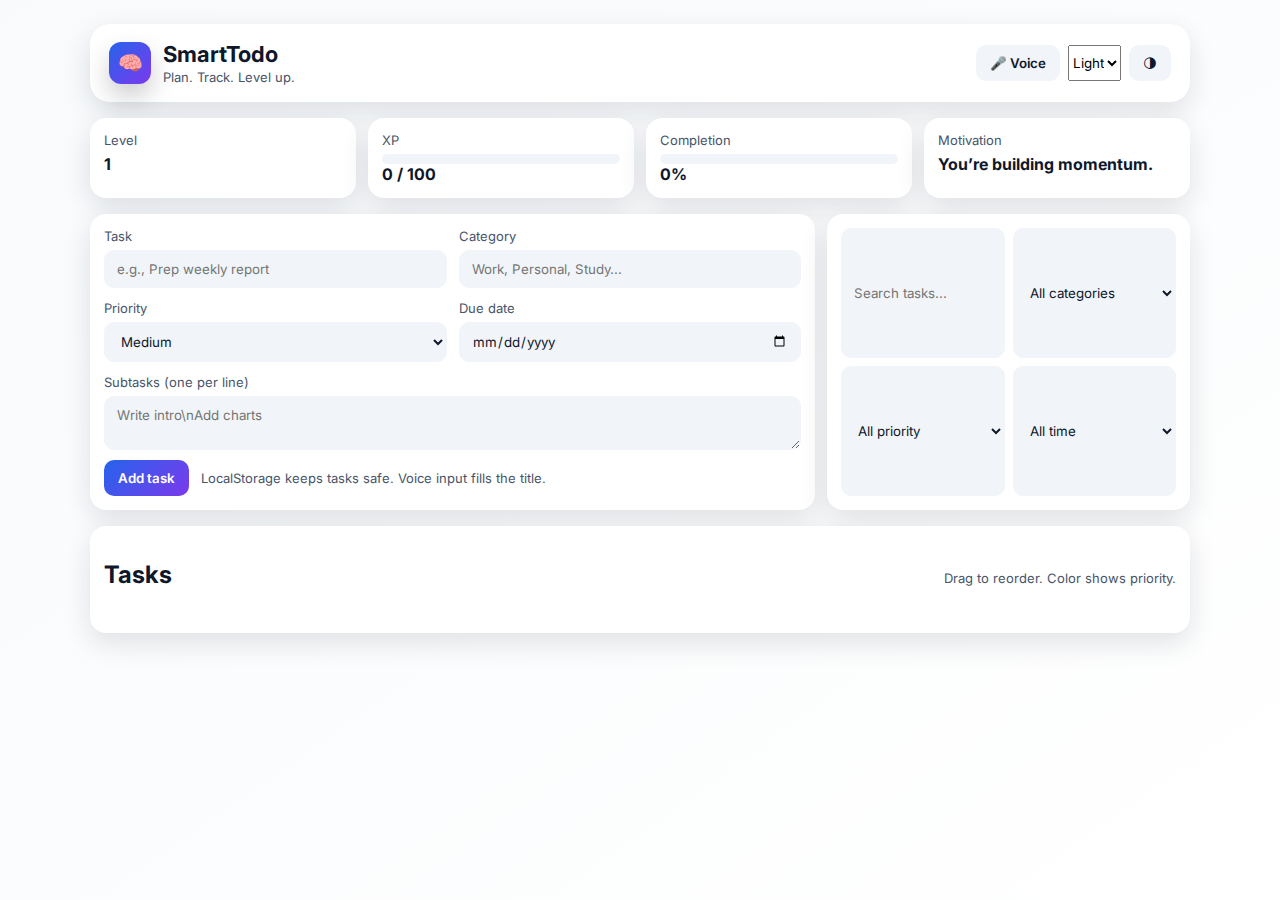
<file: index.html>
<!DOCTYPE html>
<html lang="en">
<head>
  <meta charset="UTF-8" />
  <meta name="viewport" content="width=device-width, initial-scale=1.0" />
  <title>SmartTodo</title>
  <link rel="preconnect" href="https://fonts.googleapis.com">
  <link rel="preconnect" href="https://fonts.gstatic.com" crossorigin>
  <link href="https://fonts.googleapis.com/css2?family=Inter:wght@400;600;700&display=swap" rel="stylesheet">
  <link rel="stylesheet" href="./style.css" />
</head>
<body data-theme="light">
  <div class="app-shell">
    <header class="topbar">
      <div class="brand">
        <div class="logo">🧠</div>
        <div>
          <h1>SmartTodo</h1>
          <p>Plan. Track. Level up.</p>
        </div>
      </div>
      <div class="top-actions">
        <button id="voiceBtn" class="ghost" title="Voice input">🎤 Voice</button>
        <select id="themeSelect" title="Unlockable themes"></select>
        <button id="themeToggle" class="ghost" title="Toggle light/dark">🌗</button>
      </div>
    </header>

    <section class="stats">
      <div class="stat">
        <p class="label">Level</p>
        <p class="value"><span id="levelValue">1</span></p>
      </div>
      <div class="stat">
        <p class="label">XP</p>
        <div class="progress">
          <div id="xpBar" class="bar"></div>
        </div>
        <p class="value" id="xpText">0 / 100</p>
      </div>
      <div class="stat">
        <p class="label">Completion</p>
        <div class="progress">
          <div id="completionBar" class="bar"></div>
        </div>
        <p class="value" id="completionText">0%</p>
      </div>
      <div class="stat">
        <p class="label">Motivation</p>
        <p id="motivation" class="value">Ready to focus.</p>
      </div>
    </section>

    <section class="controls">
      <form id="taskForm" class="card">
        <div class="form-grid">
          <label>
            <span>Task</span>
            <input id="titleInput" required placeholder="e.g., Prep weekly report" />
          </label>
          <label>
            <span>Category</span>
            <input id="categoryInput" placeholder="Work, Personal, Study..." />
          </label>
          <label>
            <span>Priority</span>
            <select id="priorityInput">
              <option value="high">High</option>
              <option value="medium" selected>Medium</option>
              <option value="low">Low</option>
            </select>
          </label>
          <label>
            <span>Due date</span>
            <input type="date" id="dueInput" />
          </label>
          <label class="wide">
            <span>Subtasks (one per line)</span>
            <textarea id="subtaskInput" rows="2" placeholder="Write intro\nAdd charts"></textarea>
          </label>
        </div>
        <div class="form-actions">
          <button type="submit" class="primary">Add task</button>
          <p class="hint">LocalStorage keeps tasks safe. Voice input fills the title.</p>
        </div>
      </form>

      <div class="card filters">
        <input id="searchInput" placeholder="Search tasks..." />
        <select id="categoryFilter">
          <option value="all">All categories</option>
        </select>
        <select id="priorityFilter">
          <option value="all">All priority</option>
          <option value="high">High</option>
          <option value="medium">Medium</option>
          <option value="low">Low</option>
        </select>
        <select id="viewFilter" title="Time scope">
          <option value="all">All time</option>
          <option value="today">Today</option>
          <option value="week">This week</option>
          <option value="month">This month</option>
          <option value="overdue">Overdue</option>
        </select>
      </div>
    </section>

    <section class="tasks card">
      <div class="section-head">
        <h2>Tasks</h2>
        <p class="hint">Drag to reorder. Color shows priority.</p>
      </div>
      <div id="taskList" class="task-list"></div>
    </section>
  </div>

  <div id="toast" class="toast hidden"></div>

  <script src="./app.js"></script>
</body>
</html>
</file>
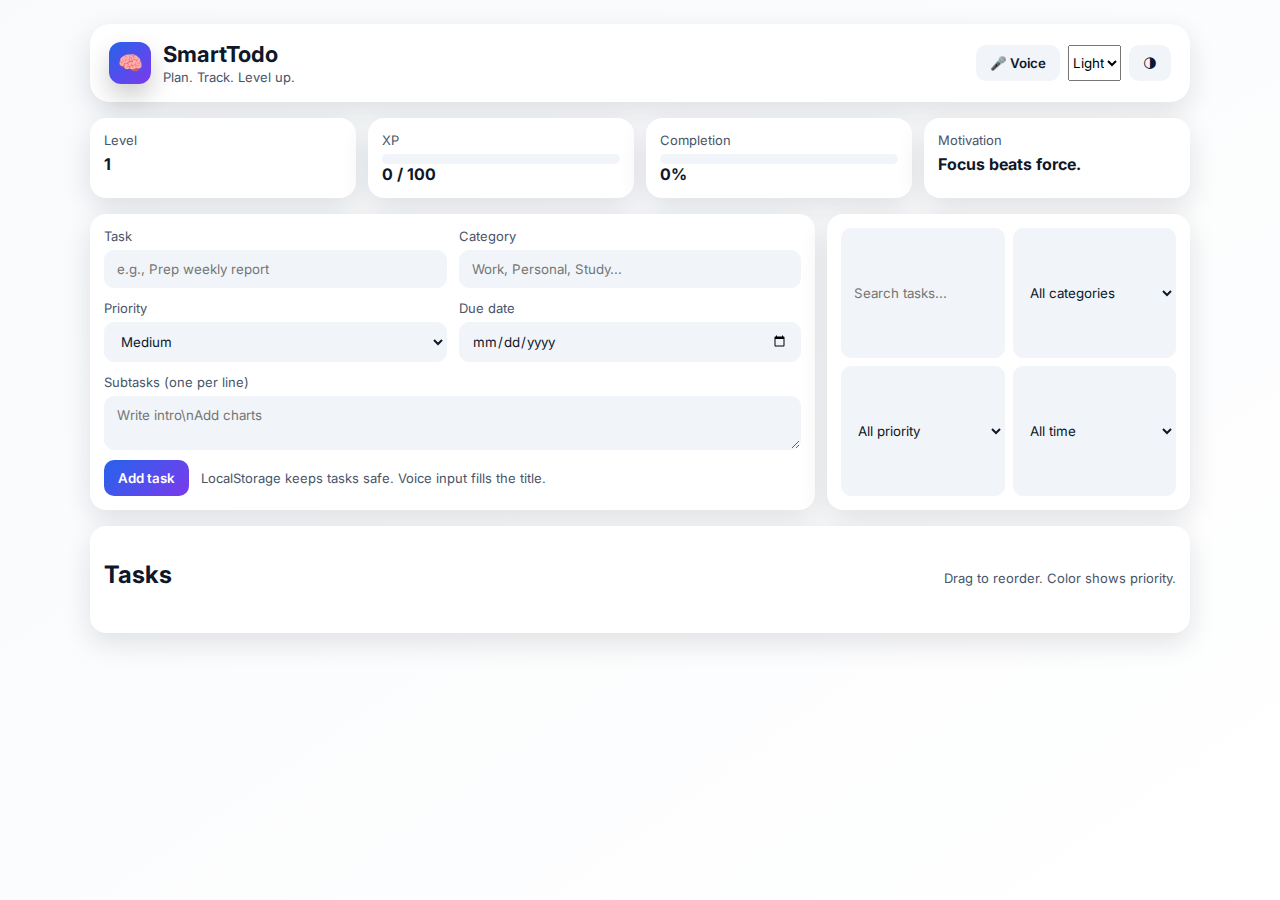
<file: src/index.html>
<!DOCTYPE html>
<html lang="en">
<head>
  <meta charset="UTF-8" />
  <meta name="viewport" content="width=device-width, initial-scale=1.0" />
  <title>SmartTodo</title>
  <link rel="preconnect" href="https://fonts.googleapis.com">
  <link rel="preconnect" href="https://fonts.gstatic.com" crossorigin>
  <link href="https://fonts.googleapis.com/css2?family=Inter:wght@400;600;700&display=swap" rel="stylesheet">
  <link rel="stylesheet" href="./style.css" />
</head>
<body data-theme="light">
  <div class="app-shell">
    <header class="topbar">
      <div class="brand">
        <div class="logo">🧠</div>
        <div>
          <h1>SmartTodo</h1>
          <p>Plan. Track. Level up.</p>
        </div>
      </div>
      <div class="top-actions">
        <button id="voiceBtn" class="ghost" title="Voice input">🎤 Voice</button>
        <select id="themeSelect" title="Unlockable themes"></select>
        <button id="themeToggle" class="ghost" title="Toggle light/dark">🌗</button>
      </div>
    </header>

    <section class="stats">
      <div class="stat">
        <p class="label">Level</p>
        <p class="value"><span id="levelValue">1</span></p>
      </div>
      <div class="stat">
        <p class="label">XP</p>
        <div class="progress">
          <div id="xpBar" class="bar"></div>
        </div>
        <p class="value" id="xpText">0 / 100</p>
      </div>
      <div class="stat">
        <p class="label">Completion</p>
        <div class="progress">
          <div id="completionBar" class="bar"></div>
        </div>
        <p class="value" id="completionText">0%</p>
      </div>
      <div class="stat">
        <p class="label">Motivation</p>
        <p id="motivation" class="value">Ready to focus.</p>
      </div>
    </section>

    <section class="controls">
      <form id="taskForm" class="card">
        <div class="form-grid">
          <label>
            <span>Task</span>
            <input id="titleInput" required placeholder="e.g., Prep weekly report" />
          </label>
          <label>
            <span>Category</span>
            <input id="categoryInput" placeholder="Work, Personal, Study..." />
          </label>
          <label>
            <span>Priority</span>
            <select id="priorityInput">
              <option value="high">High</option>
              <option value="medium" selected>Medium</option>
              <option value="low">Low</option>
            </select>
          </label>
          <label>
            <span>Due date</span>
            <input type="date" id="dueInput" />
          </label>
          <label class="wide">
            <span>Subtasks (one per line)</span>
            <textarea id="subtaskInput" rows="2" placeholder="Write intro\nAdd charts"></textarea>
          </label>
        </div>
        <div class="form-actions">
          <button type="submit" class="primary">Add task</button>
          <p class="hint">LocalStorage keeps tasks safe. Voice input fills the title.</p>
        </div>
      </form>

      <div class="card filters">
        <input id="searchInput" placeholder="Search tasks..." />
        <select id="categoryFilter">
          <option value="all">All categories</option>
        </select>
        <select id="priorityFilter">
          <option value="all">All priority</option>
          <option value="high">High</option>
          <option value="medium">Medium</option>
          <option value="low">Low</option>
        </select>
        <select id="viewFilter" title="Time scope">
          <option value="all">All time</option>
          <option value="today">Today</option>
          <option value="week">This week</option>
          <option value="month">This month</option>
          <option value="overdue">Overdue</option>
        </select>
      </div>
    </section>

    <section class="tasks card">
      <div class="section-head">
        <h2>Tasks</h2>
        <p class="hint">Drag to reorder. Color shows priority.</p>
      </div>
      <div id="taskList" class="task-list"></div>
    </section>
  </div>

  <div id="toast" class="toast hidden"></div>

  <script src="./app.js"></script>
</body>
</html>
</file>
<file: style.css>
:root {
  --bg: #0f172a;
  --surface: #111827;
  --surface-2: #1f2937;
  --text: #e5e7eb;
  --muted: #9ca3af;
  --accent: #38bdf8;
  --accent-2: #a78bfa;
  --success: #22c55e;
  --danger: #ef4444;
  --warning: #f59e0b;
  --card-shadow: 0 15px 40px rgba(0, 0, 0, 0.2);
}

[data-theme="light"] {
  --bg: #f8fafc;
  --surface: #ffffff;
  --surface-2: #f1f5f9;
  --text: #0f172a;
  --muted: #475569;
  --accent: #2563eb;
  --accent-2: #7c3aed;
  --card-shadow: 0 10px 28px rgba(15, 23, 42, 0.12);
}

[data-theme="sunset"] {
  --bg: #0f1221;
  --surface: #17182c;
  --surface-2: #1f2036;
  --text: #f8fafc;
  --muted: #cbd5e1;
  --accent: #f97316;
  --accent-2: #f43f5e;
  --card-shadow: 0 14px 34px rgba(244, 63, 94, 0.16);
}

*,
*::before,
*::after {
  box-sizing: border-box;
}

body {
  margin: 0;
  background: linear-gradient(145deg, var(--bg), var(--surface));
  color: var(--text);
  font-family: 'Inter', system-ui, -apple-system, sans-serif;
  min-height: 100vh;
  padding: 24px;
}

.app-shell {
  max-width: 1100px;
  margin: 0 auto 48px;
  display: flex;
  flex-direction: column;
  gap: 16px;
}

.topbar {
  background: var(--surface);
  border: 1px solid rgba(255, 255, 255, 0.05);
  border-radius: 20px;
  padding: 16px 18px;
  box-shadow: var(--card-shadow);
  display: flex;
  align-items: center;
  justify-content: space-between;
  gap: 16px;
}

.brand {
  display: flex;
  align-items: center;
  gap: 12px;
}

.logo {
  width: 42px;
  height: 42px;
  border-radius: 12px;
  background: linear-gradient(135deg, var(--accent), var(--accent-2));
  display: grid;
  place-items: center;
  font-size: 20px;
  box-shadow: 0 12px 26px rgba(0, 0, 0, 0.2);
}

.brand h1 {
  margin: 0;
  font-size: 22px;
}

.brand p {
  margin: 2px 0 0;
  color: var(--muted);
  font-size: 13px;
}

.top-actions {
  display: flex;
  gap: 8px;
}

button,
select,
input,
textarea {
  font-family: inherit;
}

button {
  border: none;
  padding: 10px 14px;
  border-radius: 10px;
  background: var(--accent);
  color: #fff;
  font-weight: 600;
  cursor: pointer;
  transition: transform 120ms ease, box-shadow 120ms ease;
}

button:hover {
  transform: translateY(-1px);
  box-shadow: 0 6px 14px rgba(0, 0, 0, 0.2);
}

button.ghost {
  background: var(--surface-2);
  color: var(--text);
}

button.primary {
  background: linear-gradient(135deg, var(--accent), var(--accent-2));
}

.stats {
  display: grid;
  grid-template-columns: repeat(auto-fit, minmax(200px, 1fr));
  gap: 12px;
}

.stat {
  background: var(--surface);
  border-radius: 16px;
  padding: 14px;
  box-shadow: var(--card-shadow);
}

.stat .label {
  margin: 0 0 6px;
  color: var(--muted);
  font-size: 13px;
}

.stat .value {
  margin: 0;
  font-weight: 700;
}

.progress {
  width: 100%;
  height: 10px;
  background: var(--surface-2);
  border-radius: 999px;
  overflow: hidden;
}

.progress .bar {
  height: 100%;
  width: 0;
  background: linear-gradient(135deg, var(--accent), var(--accent-2));
  border-radius: 999px;
  transition: width 180ms ease;
}

.controls {
  display: grid;
  grid-template-columns: 2fr 1fr;
  gap: 12px;
}

.card {
  background: var(--surface);
  border-radius: 16px;
  padding: 14px;
  box-shadow: var(--card-shadow);
}

.form-grid {
  display: grid;
  grid-template-columns: repeat(2, minmax(0, 1fr));
  gap: 12px;
}

.form-grid label {
  display: flex;
  flex-direction: column;
  gap: 6px;
  color: var(--muted);
  font-size: 13px;
}

.form-grid input,
.form-grid select,
.form-grid textarea {
  padding: 10px 12px;
  border-radius: 10px;
  border: 1px solid var(--surface-2);
  background: var(--surface-2);
  color: var(--text);
}

.form-grid textarea {
  resize: vertical;
}

.form-grid .wide {
  grid-column: 1 / -1;
}

.form-actions {
  margin-top: 10px;
  display: flex;
  align-items: center;
  gap: 12px;
}

.hint {
  margin: 0;
  color: var(--muted);
  font-size: 13px;
}

.filters {
  display: grid;
  grid-template-columns: repeat(auto-fit, minmax(140px, 1fr));
  gap: 8px;
}

.filters input,
.filters select {
  padding: 10px 12px;
  border-radius: 10px;
  border: 1px solid var(--surface-2);
  background: var(--surface-2);
  color: var(--text);
}

.tasks .section-head {
  display: flex;
  align-items: baseline;
  justify-content: space-between;
  gap: 12px;
}

.task-list {
  display: grid;
  gap: 10px;
  margin-top: 10px;
}

.task {
  background: var(--surface-2);
  border-radius: 14px;
  padding: 12px;
  display: grid;
  grid-template-columns: 1fr auto;
  gap: 10px;
  border: 1px solid transparent;
  transition: border-color 120ms ease, transform 120ms ease;
}

.task:hover {
  border-color: rgba(255, 255, 255, 0.08);
  transform: translateY(-1px);
}

.task.dragging {
  opacity: 0.5;
}

.task-header {
  display: flex;
  align-items: center;
  gap: 10px;
}

.badge {
  padding: 4px 10px;
  border-radius: 999px;
  font-size: 12px;
  font-weight: 700;
  background: var(--surface);
  color: var(--text);
}

.priority-high {
  background: rgba(239, 68, 68, 0.12);
  color: #fca5a5;
}

.priority-medium {
  background: rgba(245, 158, 11, 0.12);
  color: #fcd34d;
}

.priority-low {
  background: rgba(34, 197, 94, 0.12);
  color: #86efac;
}

.task-title {
  margin: 0;
  font-weight: 700;
}

.task-meta {
  display: flex;
  gap: 10px;
  flex-wrap: wrap;
  color: var(--muted);
  font-size: 12px;
}

.task-actions {
  display: flex;
  align-items: center;
  gap: 8px;
}

.task-actions button {
  padding: 8px 10px;
}

.subtasks {
  margin: 8px 0 0;
  padding: 0;
  list-style: none;
  display: grid;
  gap: 6px;
}

.subtasks li {
  display: flex;
  align-items: center;
  gap: 8px;
  color: var(--muted);
  font-size: 13px;
}

.subtasks input[type="checkbox"] {
  width: 16px;
  height: 16px;
  accent-color: var(--accent);
}

.status-dot {
  width: 10px;
  height: 10px;
  border-radius: 50%;
  background: var(--muted);
}

.status-dot.overdue {
  background: var(--danger);
}

.status-dot.soon {
  background: var(--warning);
}

.toast {
  position: fixed;
  bottom: 18px;
  right: 18px;
  background: var(--surface);
  color: var(--text);
  padding: 12px 14px;
  border-radius: 12px;
  box-shadow: var(--card-shadow);
  opacity: 0;
  transform: translateY(10px);
  transition: opacity 180ms ease, transform 180ms ease;
}

.toast.show {
  opacity: 1;
  transform: translateY(0);
}

.hidden {
  display: none;
}

@media (max-width: 900px) {
  body {
    padding: 16px;
  }

  .controls {
    grid-template-columns: 1fr;
  }

  .form-grid {
    grid-template-columns: 1fr;
  }

  .task {
    grid-template-columns: 1fr;
  }
}
</file>
<file: src/style.css>
:root {
  --bg: #0f172a;
  --surface: #111827;
  --surface-2: #1f2937;
  --text: #e5e7eb;
  --muted: #9ca3af;
  --accent: #38bdf8;
  --accent-2: #a78bfa;
  --success: #22c55e;
  --danger: #ef4444;
  --warning: #f59e0b;
  --card-shadow: 0 15px 40px rgba(0, 0, 0, 0.2);
}

[data-theme="light"] {
  --bg: #f8fafc;
  --surface: #ffffff;
  --surface-2: #f1f5f9;
  --text: #0f172a;
  --muted: #475569;
  --accent: #2563eb;
  --accent-2: #7c3aed;
  --card-shadow: 0 10px 28px rgba(15, 23, 42, 0.12);
}

[data-theme="sunset"] {
  --bg: #0f1221;
  --surface: #17182c;
  --surface-2: #1f2036;
  --text: #f8fafc;
  --muted: #cbd5e1;
  --accent: #f97316;
  --accent-2: #f43f5e;
  --card-shadow: 0 14px 34px rgba(244, 63, 94, 0.16);
}

*,
*::before,
*::after {
  box-sizing: border-box;
}

body {
  margin: 0;
  background: linear-gradient(145deg, var(--bg), var(--surface));
  color: var(--text);
  font-family: 'Inter', system-ui, -apple-system, sans-serif;
  min-height: 100vh;
  padding: 24px;
}

.app-shell {
  max-width: 1100px;
  margin: 0 auto 48px;
  display: flex;
  flex-direction: column;
  gap: 16px;
}

.topbar {
  background: var(--surface);
  border: 1px solid rgba(255, 255, 255, 0.05);
  border-radius: 20px;
  padding: 16px 18px;
  box-shadow: var(--card-shadow);
  display: flex;
  align-items: center;
  justify-content: space-between;
  gap: 16px;
}

.brand {
  display: flex;
  align-items: center;
  gap: 12px;
}

.logo {
  width: 42px;
  height: 42px;
  border-radius: 12px;
  background: linear-gradient(135deg, var(--accent), var(--accent-2));
  display: grid;
  place-items: center;
  font-size: 20px;
  box-shadow: 0 12px 26px rgba(0, 0, 0, 0.2);
}

.brand h1 {
  margin: 0;
  font-size: 22px;
}

.brand p {
  margin: 2px 0 0;
  color: var(--muted);
  font-size: 13px;
}

.top-actions {
  display: flex;
  gap: 8px;
}

button,
select,
input,
textarea {
  font-family: inherit;
}

button {
  border: none;
  padding: 10px 14px;
  border-radius: 10px;
  background: var(--accent);
  color: #fff;
  font-weight: 600;
  cursor: pointer;
  transition: transform 120ms ease, box-shadow 120ms ease;
}

button:hover {
  transform: translateY(-1px);
  box-shadow: 0 6px 14px rgba(0, 0, 0, 0.2);
}

button.ghost {
  background: var(--surface-2);
  color: var(--text);
}

button.primary {
  background: linear-gradient(135deg, var(--accent), var(--accent-2));
}

.stats {
  display: grid;
  grid-template-columns: repeat(auto-fit, minmax(200px, 1fr));
  gap: 12px;
}

.stat {
  background: var(--surface);
  border-radius: 16px;
  padding: 14px;
  box-shadow: var(--card-shadow);
}

.stat .label {
  margin: 0 0 6px;
  color: var(--muted);
  font-size: 13px;
}

.stat .value {
  margin: 0;
  font-weight: 700;
}

.progress {
  width: 100%;
  height: 10px;
  background: var(--surface-2);
  border-radius: 999px;
  overflow: hidden;
}

.progress .bar {
  height: 100%;
  width: 0;
  background: linear-gradient(135deg, var(--accent), var(--accent-2));
  border-radius: 999px;
  transition: width 180ms ease;
}

.controls {
  display: grid;
  grid-template-columns: 2fr 1fr;
  gap: 12px;
}

.card {
  background: var(--surface);
  border-radius: 16px;
  padding: 14px;
  box-shadow: var(--card-shadow);
}

.form-grid {
  display: grid;
  grid-template-columns: repeat(2, minmax(0, 1fr));
  gap: 12px;
}

.form-grid label {
  display: flex;
  flex-direction: column;
  gap: 6px;
  color: var(--muted);
  font-size: 13px;
}

.form-grid input,
.form-grid select,
.form-grid textarea {
  padding: 10px 12px;
  border-radius: 10px;
  border: 1px solid var(--surface-2);
  background: var(--surface-2);
  color: var(--text);
}

.form-grid textarea {
  resize: vertical;
}

.form-grid .wide {
  grid-column: 1 / -1;
}

.form-actions {
  margin-top: 10px;
  display: flex;
  align-items: center;
  gap: 12px;
}

.hint {
  margin: 0;
  color: var(--muted);
  font-size: 13px;
}

.filters {
  display: grid;
  grid-template-columns: repeat(auto-fit, minmax(140px, 1fr));
  gap: 8px;
}

.filters input,
.filters select {
  padding: 10px 12px;
  border-radius: 10px;
  border: 1px solid var(--surface-2);
  background: var(--surface-2);
  color: var(--text);
}

.tasks .section-head {
  display: flex;
  align-items: baseline;
  justify-content: space-between;
  gap: 12px;
}

.task-list {
  display: grid;
  gap: 10px;
  margin-top: 10px;
}

.task {
  background: var(--surface-2);
  border-radius: 14px;
  padding: 12px;
  display: grid;
  grid-template-columns: 1fr auto;
  gap: 10px;
  border: 1px solid transparent;
  transition: border-color 120ms ease, transform 120ms ease;
}

.task:hover {
  border-color: rgba(255, 255, 255, 0.08);
  transform: translateY(-1px);
}

.task.dragging {
  opacity: 0.5;
}

.task-header {
  display: flex;
  align-items: center;
  gap: 10px;
}

.badge {
  padding: 4px 10px;
  border-radius: 999px;
  font-size: 12px;
  font-weight: 700;
  background: var(--surface);
  color: var(--text);
}

.priority-high {
  background: rgba(239, 68, 68, 0.12);
  color: #fca5a5;
}

.priority-medium {
  background: rgba(245, 158, 11, 0.12);
  color: #fcd34d;
}

.priority-low {
  background: rgba(34, 197, 94, 0.12);
  color: #86efac;
}

.task-title {
  margin: 0;
  font-weight: 700;
}

.task-meta {
  display: flex;
  gap: 10px;
  flex-wrap: wrap;
  color: var(--muted);
  font-size: 12px;
}

.task-actions {
  display: flex;
  align-items: center;
  gap: 8px;
}

.task-actions button {
  padding: 8px 10px;
}

.subtasks {
  margin: 8px 0 0;
  padding: 0;
  list-style: none;
  display: grid;
  gap: 6px;
}

.subtasks li {
  display: flex;
  align-items: center;
  gap: 8px;
  color: var(--muted);
  font-size: 13px;
}

.subtasks input[type="checkbox"] {
  width: 16px;
  height: 16px;
  accent-color: var(--accent);
}

.status-dot {
  width: 10px;
  height: 10px;
  border-radius: 50%;
  background: var(--muted);
}

.status-dot.overdue {
  background: var(--danger);
}

.status-dot.soon {
  background: var(--warning);
}

.toast {
  position: fixed;
  bottom: 18px;
  right: 18px;
  background: var(--surface);
  color: var(--text);
  padding: 12px 14px;
  border-radius: 12px;
  box-shadow: var(--card-shadow);
  opacity: 0;
  transform: translateY(10px);
  transition: opacity 180ms ease, transform 180ms ease;
}

.toast.show {
  opacity: 1;
  transform: translateY(0);
}

.hidden {
  display: none;
}

@media (max-width: 900px) {
  body {
    padding: 16px;
  }

  .controls {
    grid-template-columns: 1fr;
  }

  .form-grid {
    grid-template-columns: 1fr;
  }

  .task {
    grid-template-columns: 1fr;
  }
}
</file>
